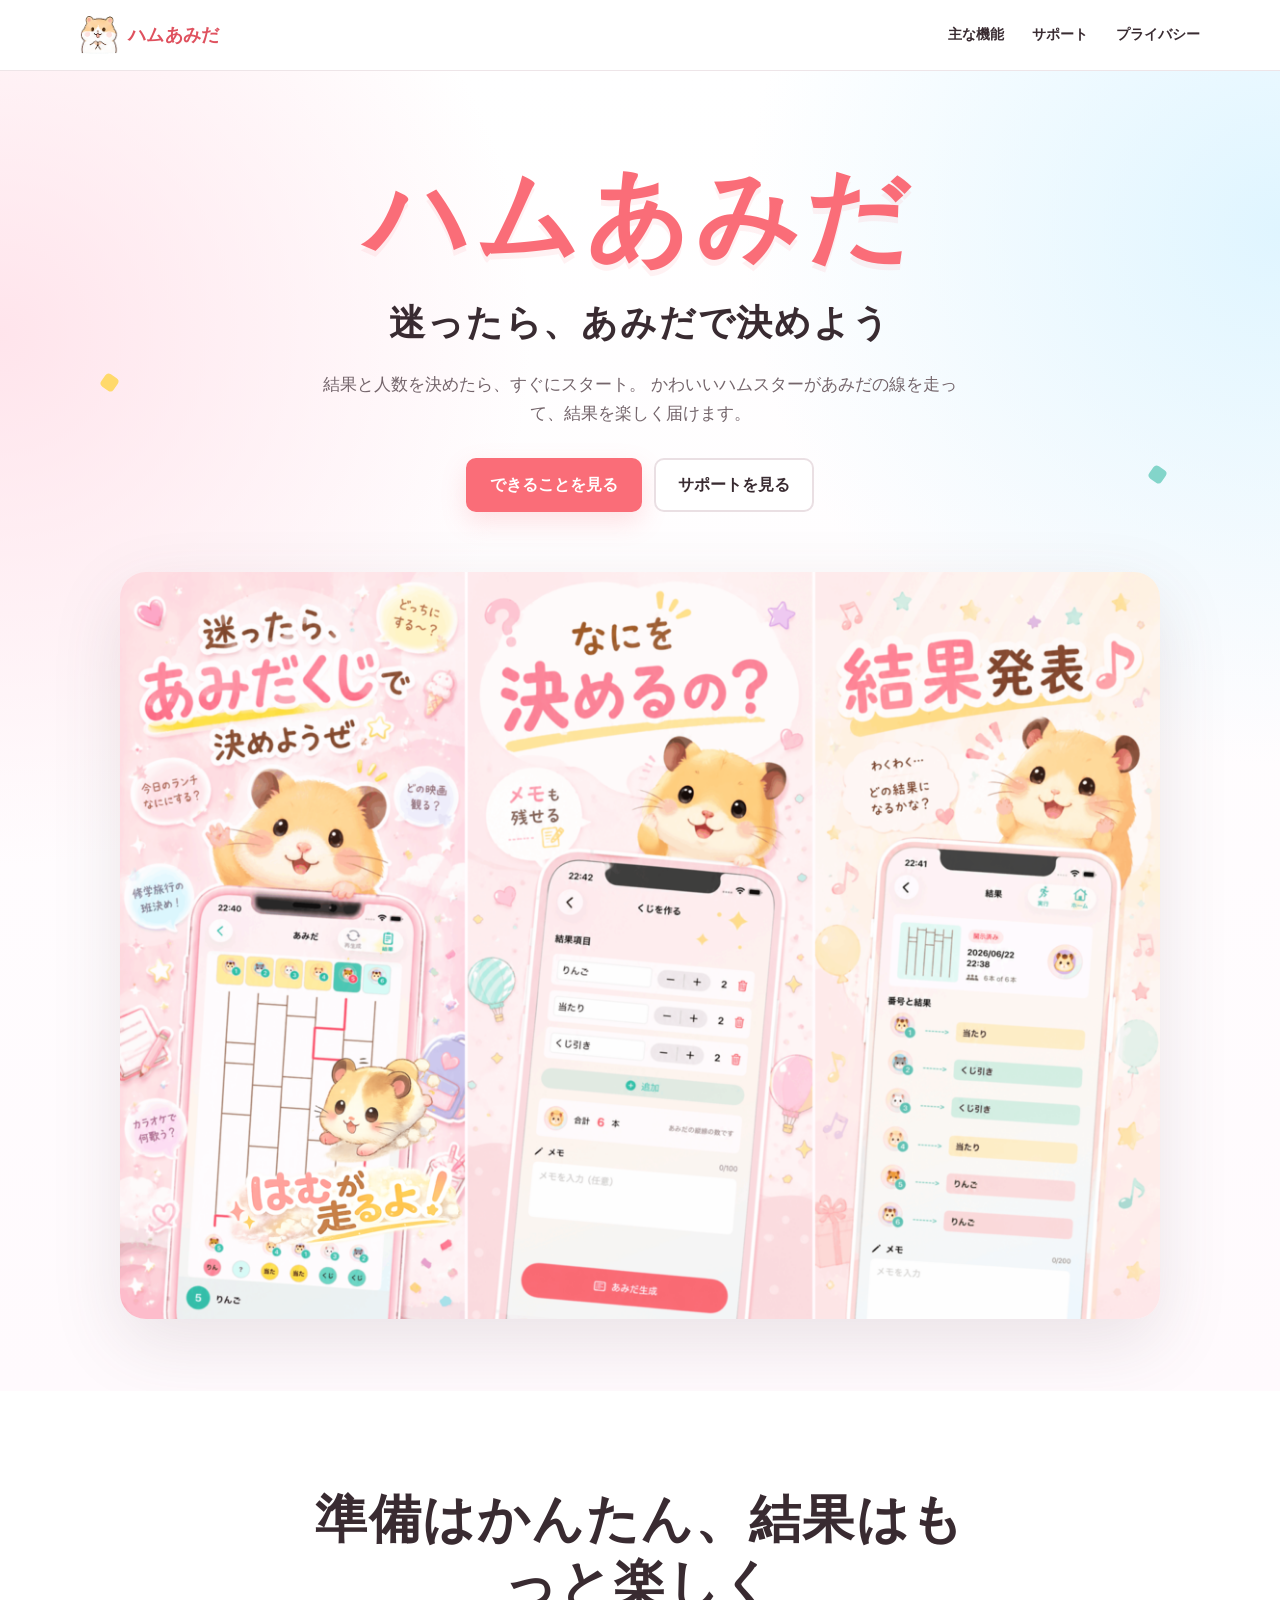
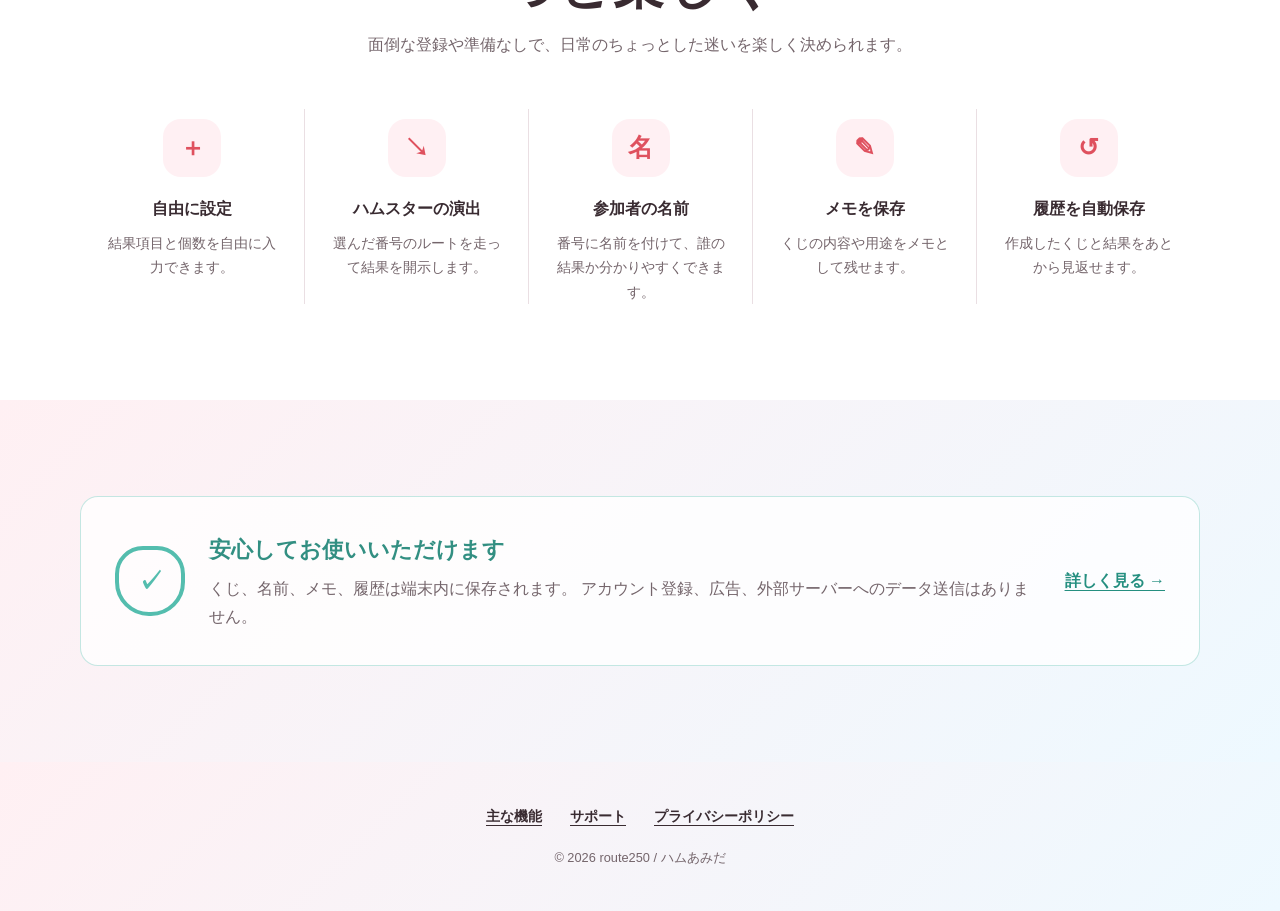
<file: docs/AmidaKuji/index.html>
<!doctype html>
<html lang="ja">
  <head>
    <meta charset="utf-8">
    <meta name="viewport" content="width=device-width, initial-scale=1">
    <meta name="description" content="ハムスターがあみだの線を走って結果を届ける、シンプルでかわいいiPhone向けあみだくじアプリ「ハムあみだ」。">
    <meta name="theme-color" content="#ffffff">
    <meta property="og:type" content="website">
    <meta property="og:locale" content="ja_JP">
    <meta property="og:title" content="ハムあみだ">
    <meta property="og:description" content="迷ったら、あみだで決めよう。かわいいハムスターが走る、かんたんあみだくじ。">
    <title>ハムあみだ｜かわいいハムスターのあみだくじアプリ</title>
    <link rel="icon" type="image/png" href="./assets/product-ham.png">
    <link rel="stylesheet" href="./styles.css">
  </head>
  <body>
    <a class="skip-link" href="#main">本文へ移動</a>
    <header class="site-header">
      <nav class="nav" aria-label="メインナビゲーション">
        <a class="brand" href="./" aria-label="ハムあみだ トップ">
          <img class="brand-mark" src="./assets/product-ham.png" alt="" width="85" height="83">
          ハムあみだ
        </a>
        <div class="nav-links">
          <a href="#features">主な機能</a>
          <a href="./support.html">サポート</a>
          <a href="./privacy.html">プライバシー</a>
        </div>
      </nav>
    </header>

    <main id="main">
      <section class="hero">
        <div class="hero-inner">
          <h1>ハムあみだ</h1>
          <p class="hero-lead">迷ったら、あみだで決めよう</p>
          <p class="hero-copy">
            結果と人数を決めたら、すぐにスタート。
            かわいいハムスターがあみだの線を走って、結果を楽しく届けます。
          </p>
          <div class="hero-actions">
            <a class="button" href="#features">できることを見る</a>
            <a class="button button-secondary" href="./support.html">サポートを見る</a>
          </div>

          <figure class="product-visual">
            <img
              src="./assets/product-main.png"
              alt="ハムあみだの作成画面、実行画面、結果画面"
              width="1080"
              height="775"
            >
          </figure>
        </div>
      </section>

      <section class="section" id="features">
        <div class="section-inner">
          <div class="section-heading">
            <h2>準備はかんたん、結果はもっと楽しく</h2>
            <p>面倒な登録や準備なしで、日常のちょっとした迷いを楽しく決められます。</p>
          </div>
          <div class="features">
            <article class="feature">
              <span class="feature-icon" aria-hidden="true">＋</span>
              <h3>自由に設定</h3>
              <p>結果項目と個数を自由に入力できます。</p>
            </article>
            <article class="feature">
              <span class="feature-icon" aria-hidden="true">↘</span>
              <h3>ハムスターの演出</h3>
              <p>選んだ番号のルートを走って結果を開示します。</p>
            </article>
            <article class="feature">
              <span class="feature-icon" aria-hidden="true">名</span>
              <h3>参加者の名前</h3>
              <p>番号に名前を付けて、誰の結果か分かりやすくできます。</p>
            </article>
            <article class="feature">
              <span class="feature-icon" aria-hidden="true">✎</span>
              <h3>メモを保存</h3>
              <p>くじの内容や用途をメモとして残せます。</p>
            </article>
            <article class="feature">
              <span class="feature-icon" aria-hidden="true">↺</span>
              <h3>履歴を自動保存</h3>
              <p>作成したくじと結果をあとから見返せます。</p>
            </article>
          </div>
        </div>
      </section>

      <section class="section section-soft">
        <div class="section-inner">
          <div class="privacy-panel">
            <span class="privacy-symbol" aria-hidden="true">✓</span>
            <div>
              <h2>安心してお使いいただけます</h2>
              <p>
                くじ、名前、メモ、履歴は端末内に保存されます。
                アカウント登録、広告、外部サーバーへのデータ送信はありません。
              </p>
            </div>
            <a class="text-link" href="./privacy.html">詳しく見る →</a>
          </div>
        </div>
      </section>
    </main>

    <footer class="site-footer">
      <div class="footer-links">
        <a href="#features">主な機能</a>
        <a href="./support.html">サポート</a>
        <a href="./privacy.html">プライバシーポリシー</a>
      </div>
      <p class="copyright">© 2026 route250 / ハムあみだ</p>
    </footer>
  </body>
</html>
</file>
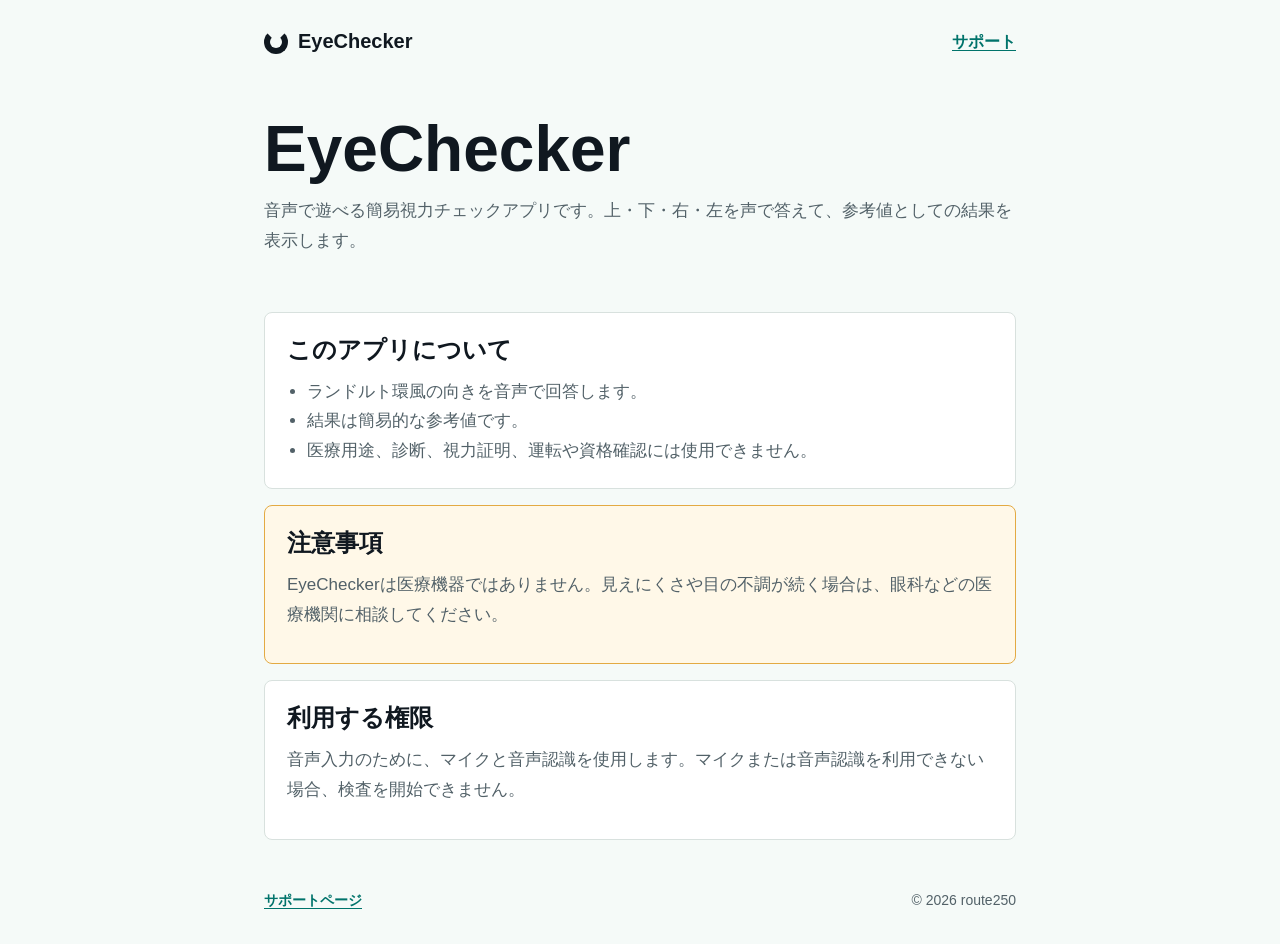
<file: docs/EyeChecker/index.html>
<!doctype html>
<html lang="ja">
<head>
  <meta charset="utf-8">
  <meta name="viewport" content="width=device-width, initial-scale=1">
  <title>EyeChecker</title>
  <meta name="description" content="EyeCheckerは、音声で遊べる簡易視力チェックアプリです。医療用途ではなく、結果は参考値です。">
  <link rel="canonical" href="https://route250.github.io/EyeChecker/">
  <meta property="og:title" content="EyeChecker">
  <meta property="og:description" content="音声で遊べる簡易視力チェック。医療用途ではなく、結果は参考値です。">
  <meta property="og:type" content="website">
  <meta property="og:url" content="https://route250.github.io/EyeChecker/">
  <link rel="stylesheet" href="./assets/styles.css">
</head>
<body>
  <main class="page">
    <header class="header">
      <a class="brand" href="./"><span class="mark" aria-hidden="true"></span>EyeChecker</a>
      <nav aria-label="ページメニュー">
        <a href="./support/">サポート</a>
      </nav>
    </header>

    <section class="intro">
      <h1>EyeChecker</h1>
      <p>音声で遊べる簡易視力チェックアプリです。上・下・右・左を声で答えて、参考値としての結果を表示します。</p>
    </section>

    <section class="card">
      <h2>このアプリについて</h2>
      <ul>
        <li>ランドルト環風の向きを音声で回答します。</li>
        <li>結果は簡易的な参考値です。</li>
        <li>医療用途、診断、視力証明、運転や資格確認には使用できません。</li>
      </ul>
    </section>

    <section class="card caution">
      <h2>注意事項</h2>
      <p>EyeCheckerは医療機器ではありません。見えにくさや目の不調が続く場合は、眼科などの医療機関に相談してください。</p>
    </section>

    <section class="card">
      <h2>利用する権限</h2>
      <p>音声入力のために、マイクと音声認識を使用します。マイクまたは音声認識を利用できない場合、検査を開始できません。</p>
    </section>

    <footer class="footer">
      <a href="./support/">サポートページ</a>
      <span>© 2026 route250</span>
    </footer>
  </main>
</body>
</html>
</file>
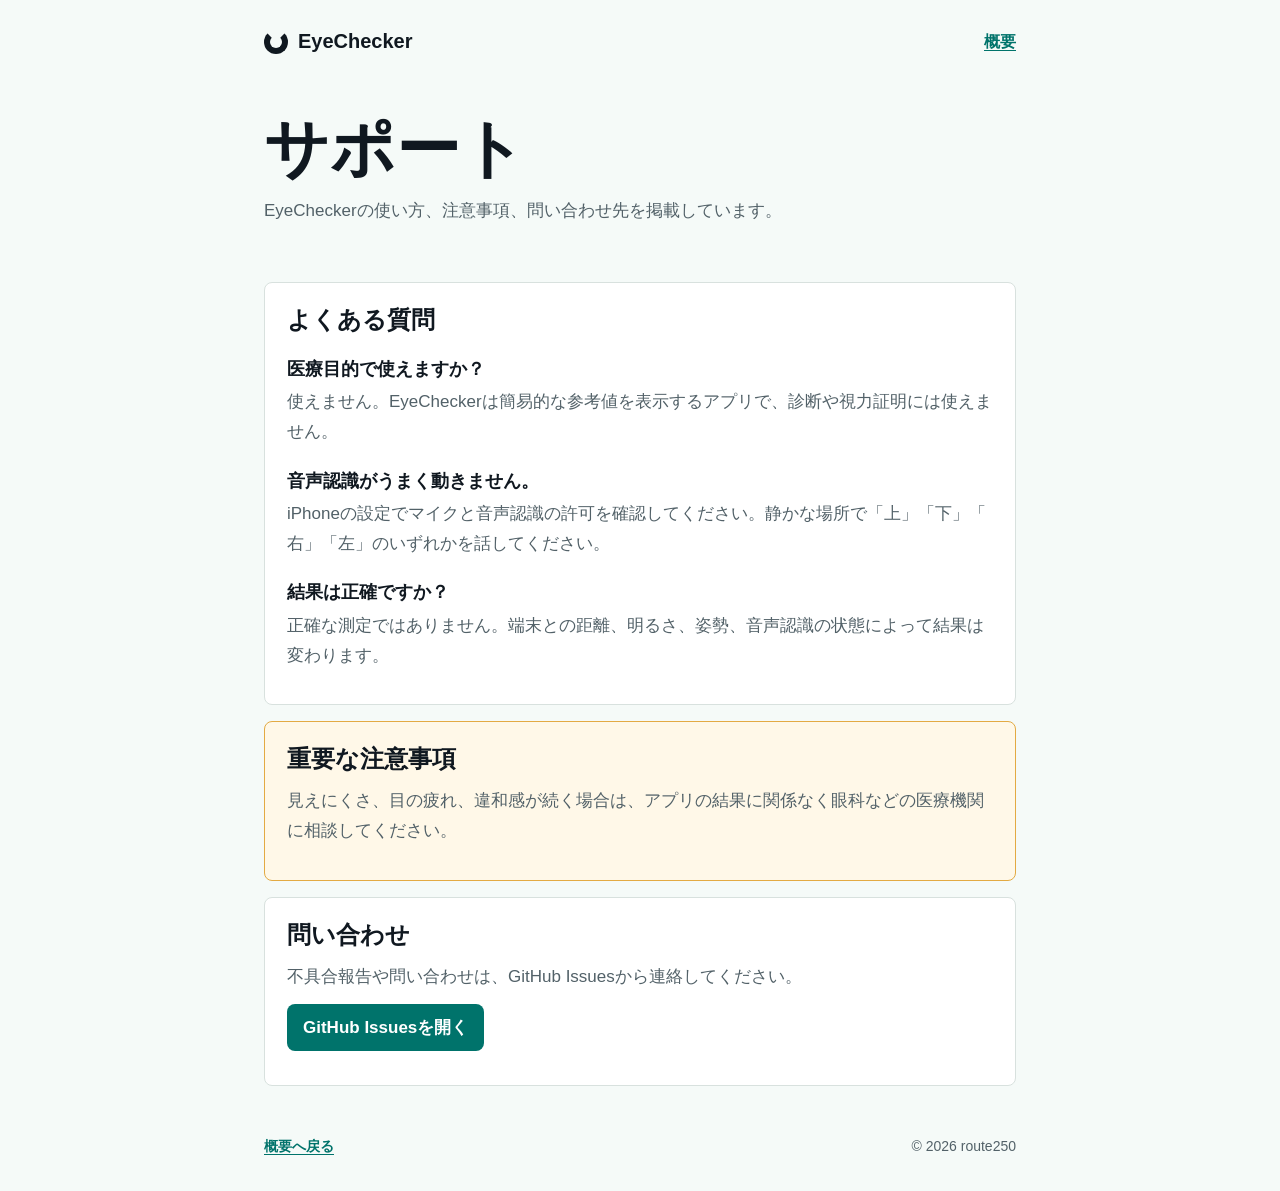
<file: docs/EyeChecker/support/index.html>
<!doctype html>
<html lang="ja">
<head>
  <meta charset="utf-8">
  <meta name="viewport" content="width=device-width, initial-scale=1">
  <title>EyeChecker サポート</title>
  <meta name="description" content="EyeCheckerのサポートページです。よくある質問、注意事項、問い合わせ先を掲載しています。">
  <link rel="canonical" href="https://route250.github.io/EyeChecker/support/">
  <meta property="og:title" content="EyeChecker サポート">
  <meta property="og:description" content="EyeCheckerのよくある質問、注意事項、問い合わせ先。">
  <meta property="og:type" content="website">
  <meta property="og:url" content="https://route250.github.io/EyeChecker/support/">
  <link rel="stylesheet" href="../assets/styles.css">
</head>
<body>
  <main class="page">
    <header class="header">
      <a class="brand" href="../"><span class="mark" aria-hidden="true"></span>EyeChecker</a>
      <nav aria-label="ページメニュー">
        <a href="../">概要</a>
      </nav>
    </header>

    <section class="intro">
      <h1>サポート</h1>
      <p>EyeCheckerの使い方、注意事項、問い合わせ先を掲載しています。</p>
    </section>

    <section class="card">
      <h2>よくある質問</h2>
      <h3>医療目的で使えますか？</h3>
      <p>使えません。EyeCheckerは簡易的な参考値を表示するアプリで、診断や視力証明には使えません。</p>

      <h3>音声認識がうまく動きません。</h3>
      <p>iPhoneの設定でマイクと音声認識の許可を確認してください。静かな場所で「上」「下」「右」「左」のいずれかを話してください。</p>

      <h3>結果は正確ですか？</h3>
      <p>正確な測定ではありません。端末との距離、明るさ、姿勢、音声認識の状態によって結果は変わります。</p>
    </section>

    <section class="card caution">
      <h2>重要な注意事項</h2>
      <p>見えにくさ、目の疲れ、違和感が続く場合は、アプリの結果に関係なく眼科などの医療機関に相談してください。</p>
    </section>

    <section class="card">
      <h2>問い合わせ</h2>
      <p>不具合報告や問い合わせは、GitHub Issuesから連絡してください。</p>
      <p><a class="button" href="https://github.com/route250/route250.github.io/issues" rel="noopener">GitHub Issuesを開く</a></p>
    </section>

    <footer class="footer">
      <a href="../">概要へ戻る</a>
      <span>© 2026 route250</span>
    </footer>
  </main>
</body>
</html>
</file>
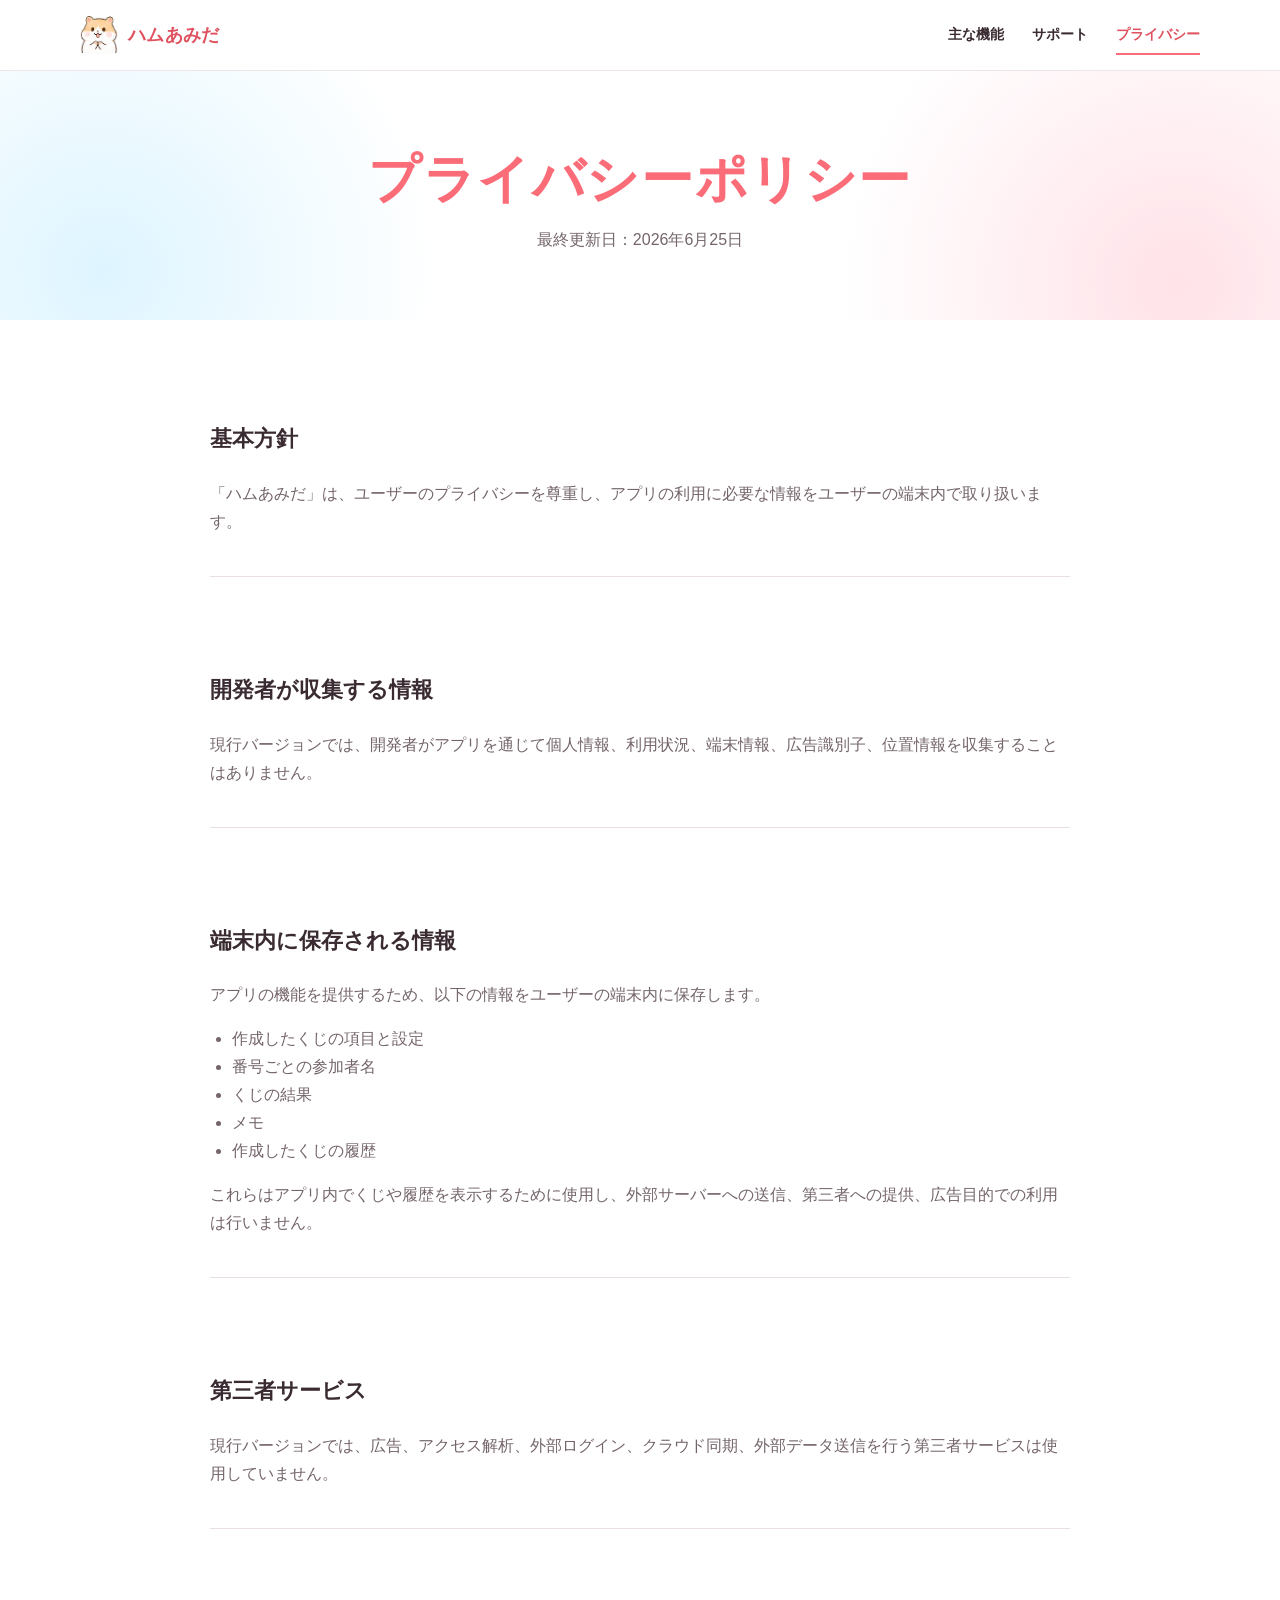
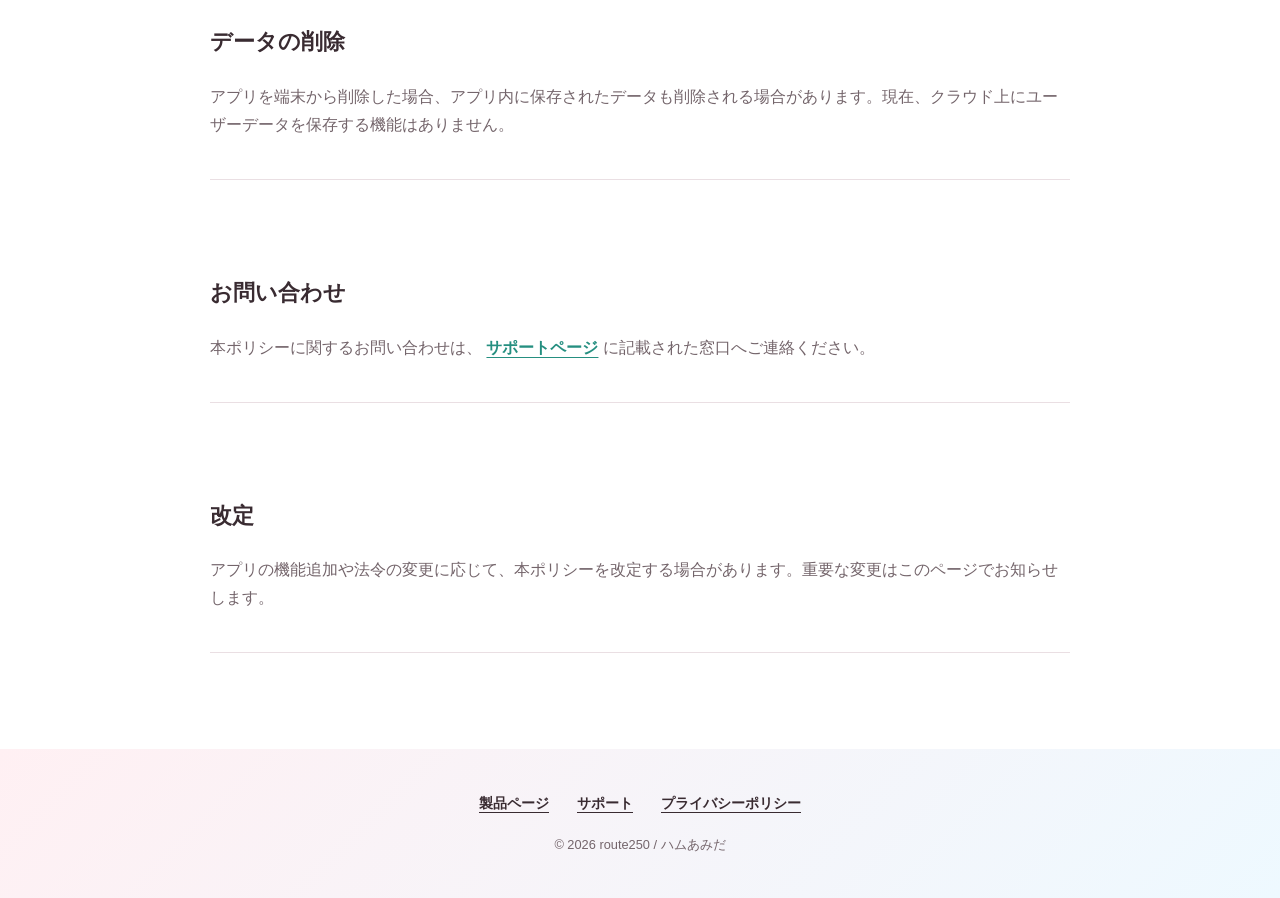
<file: docs/AmidaKuji/privacy.html>
<!doctype html>
<html lang="ja">
  <head>
    <meta charset="utf-8">
    <meta name="viewport" content="width=device-width, initial-scale=1">
    <meta name="description" content="iPhoneアプリ「ハムあみだ」のプライバシーポリシー。">
    <meta name="theme-color" content="#ffffff">
    <meta property="og:type" content="website">
    <meta property="og:locale" content="ja_JP">
    <meta property="og:title" content="プライバシーポリシー｜ハムあみだ">
    <title>プライバシーポリシー｜ハムあみだ</title>
    <link rel="icon" type="image/png" href="./assets/product-ham.png">
    <link rel="stylesheet" href="./styles.css">
  </head>
  <body>
    <a class="skip-link" href="#main">本文へ移動</a>
    <header class="site-header">
      <nav class="nav" aria-label="メインナビゲーション">
        <a class="brand" href="./" aria-label="ハムあみだ トップ">
          <img class="brand-mark" src="./assets/product-ham.png" alt="" width="85" height="83">
          ハムあみだ
        </a>
        <div class="nav-links">
          <a href="./#features">主な機能</a>
          <a href="./support.html">サポート</a>
          <a href="./privacy.html" aria-current="page">プライバシー</a>
        </div>
      </nav>
    </header>

    <main id="main">
      <header class="page-hero">
        <div class="page-title">
          <h1>プライバシーポリシー</h1>
          <p>最終更新日：2026年6月25日</p>
        </div>
      </header>

      <div class="content">
        <section class="policy">
          <h2>基本方針</h2>
          <p>「ハムあみだ」は、ユーザーのプライバシーを尊重し、アプリの利用に必要な情報をユーザーの端末内で取り扱います。</p>
        </section>

        <section class="policy">
          <h2>開発者が収集する情報</h2>
          <p>現行バージョンでは、開発者がアプリを通じて個人情報、利用状況、端末情報、広告識別子、位置情報を収集することはありません。</p>
        </section>

        <section class="policy">
          <h2>端末内に保存される情報</h2>
          <p>アプリの機能を提供するため、以下の情報をユーザーの端末内に保存します。</p>
          <ul>
            <li>作成したくじの項目と設定</li>
            <li>番号ごとの参加者名</li>
            <li>くじの結果</li>
            <li>メモ</li>
            <li>作成したくじの履歴</li>
          </ul>
          <p>これらはアプリ内でくじや履歴を表示するために使用し、外部サーバーへの送信、第三者への提供、広告目的での利用は行いません。</p>
        </section>

        <section class="policy">
          <h2>第三者サービス</h2>
          <p>現行バージョンでは、広告、アクセス解析、外部ログイン、クラウド同期、外部データ送信を行う第三者サービスは使用していません。</p>
        </section>

        <section class="policy">
          <h2>データの削除</h2>
          <p>アプリを端末から削除した場合、アプリ内に保存されたデータも削除される場合があります。現在、クラウド上にユーザーデータを保存する機能はありません。</p>
        </section>

        <section class="policy">
          <h2>お問い合わせ</h2>
          <p>
            本ポリシーに関するお問い合わせは、
            <a class="text-link" href="./support.html">サポートページ</a>
            に記載された窓口へご連絡ください。
          </p>
        </section>

        <section class="policy">
          <h2>改定</h2>
          <p>アプリの機能追加や法令の変更に応じて、本ポリシーを改定する場合があります。重要な変更はこのページでお知らせします。</p>
        </section>
      </div>
    </main>

    <footer class="site-footer">
      <div class="footer-links">
        <a href="./">製品ページ</a>
        <a href="./support.html">サポート</a>
        <a href="./privacy.html">プライバシーポリシー</a>
      </div>
      <p class="copyright">© 2026 route250 / ハムあみだ</p>
    </footer>
  </body>
</html>
</file>
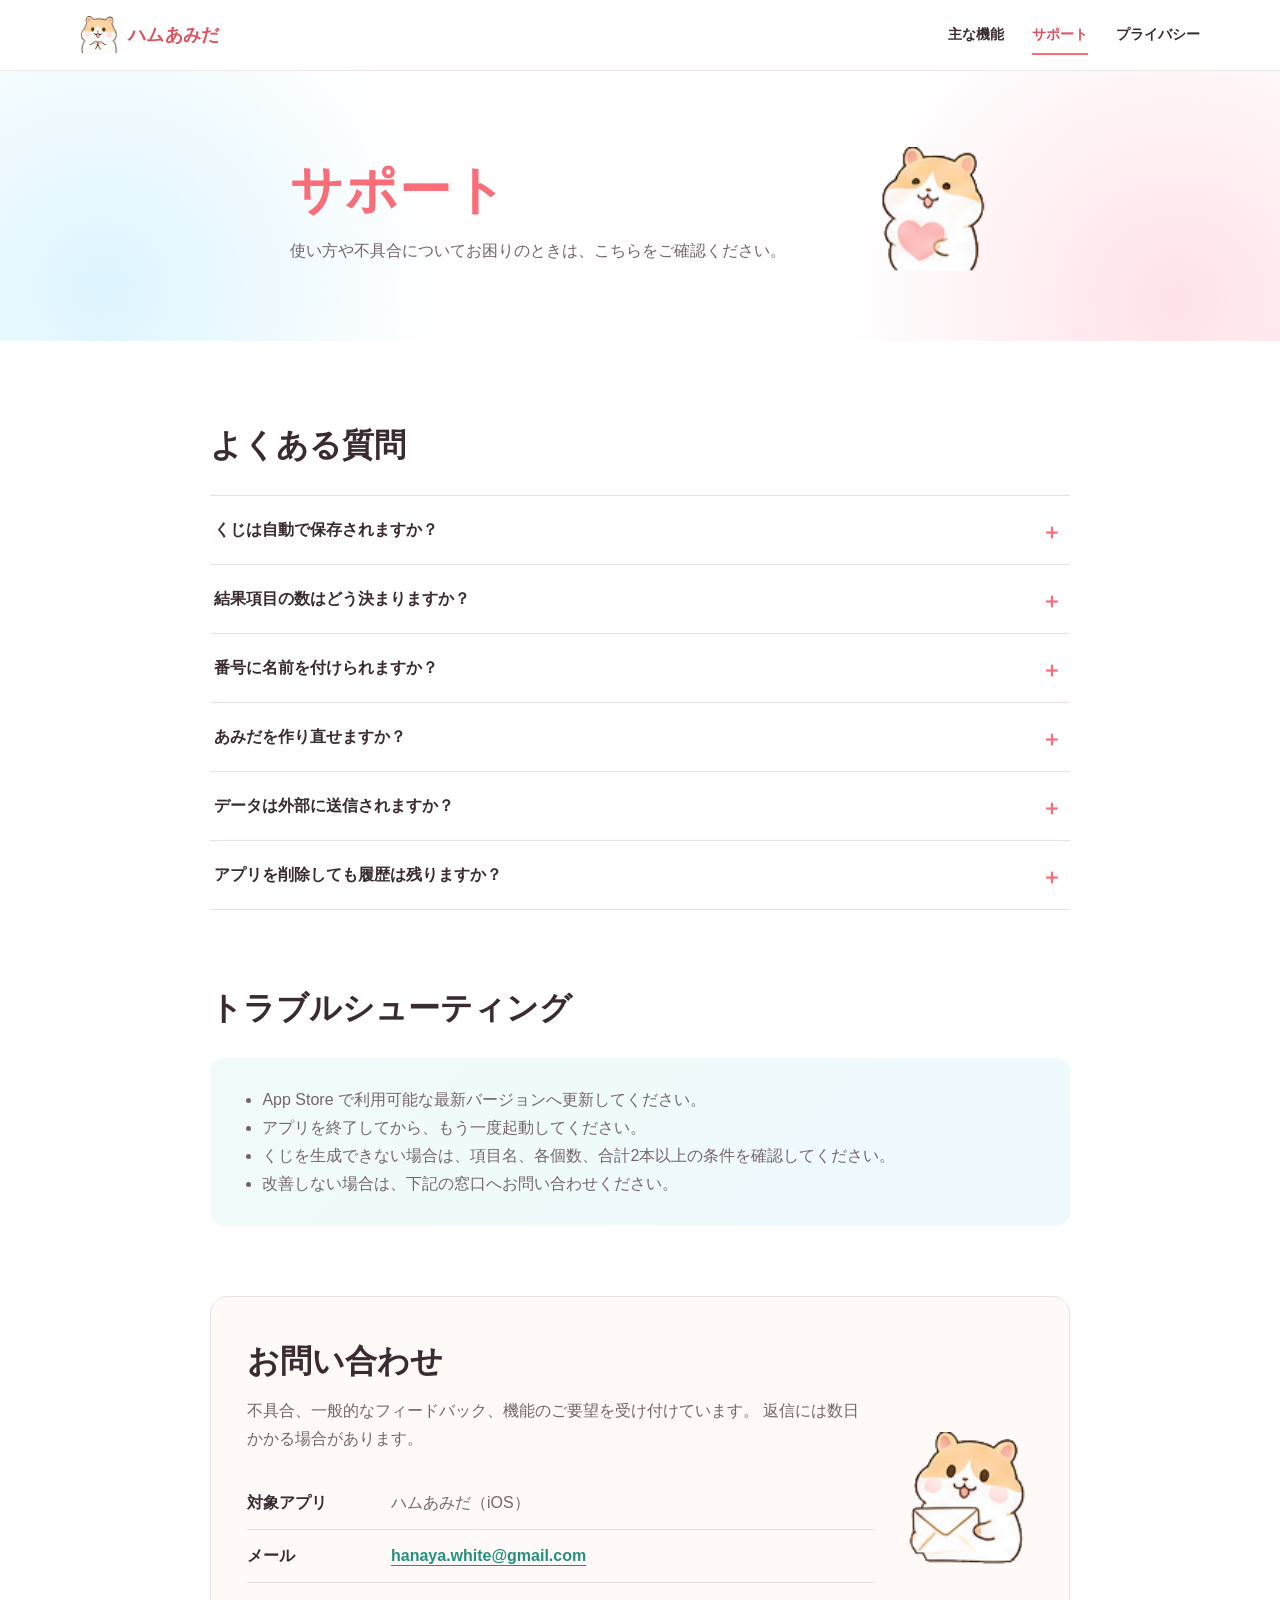
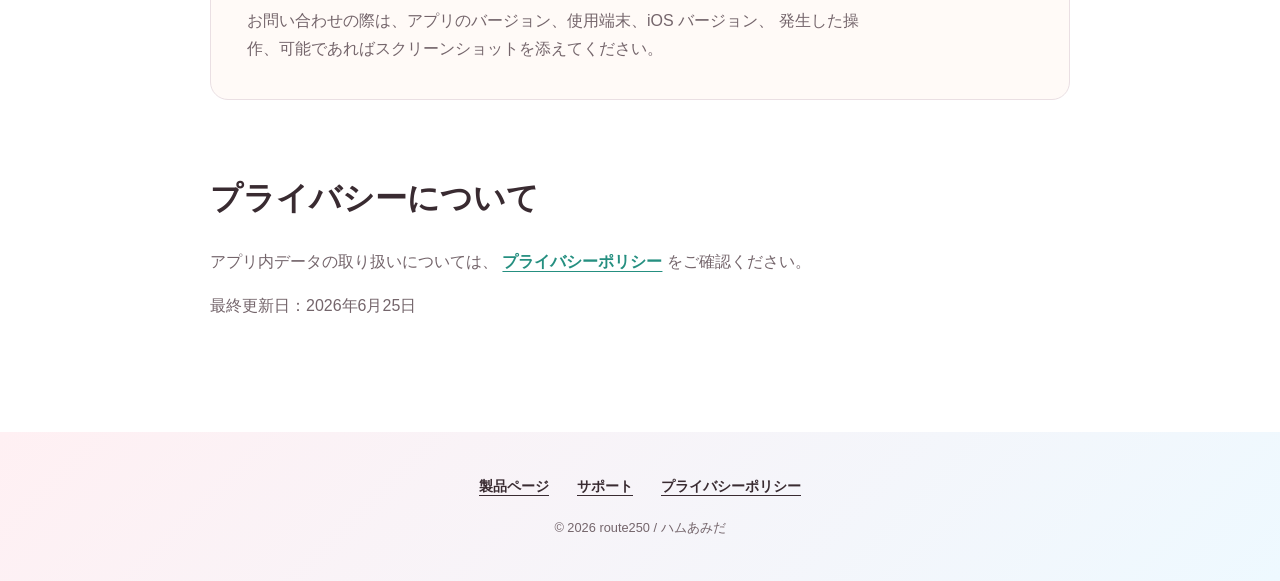
<file: docs/AmidaKuji/support.html>
<!doctype html>
<html lang="ja">
  <head>
    <meta charset="utf-8">
    <meta name="viewport" content="width=device-width, initial-scale=1">
    <meta name="description" content="iPhoneアプリ「ハムあみだ」の使い方、よくある質問、トラブルシューティング、お問い合わせ窓口。">
    <meta name="theme-color" content="#ffffff">
    <meta property="og:type" content="website">
    <meta property="og:locale" content="ja_JP">
    <meta property="og:title" content="サポート｜ハムあみだ">
    <meta property="og:description" content="ハムあみだのよくある質問、トラブルシューティング、お問い合わせ。">
    <title>サポート｜ハムあみだ</title>
    <link rel="icon" type="image/png" href="./assets/product-ham.png">
    <link rel="stylesheet" href="./styles.css">
  </head>
  <body>
    <a class="skip-link" href="#main">本文へ移動</a>
    <header class="site-header">
      <nav class="nav" aria-label="メインナビゲーション">
        <a class="brand" href="./" aria-label="ハムあみだ トップ">
          <img class="brand-mark" src="./assets/product-ham.png" alt="" width="85" height="83">
          ハムあみだ
        </a>
        <div class="nav-links">
          <a href="./#features">主な機能</a>
          <a href="./support.html" aria-current="page">サポート</a>
          <a href="./privacy.html">プライバシー</a>
        </div>
      </nav>
    </header>

    <main id="main">
      <header class="page-hero">
        <div class="page-title page-title-with-image">
          <div>
            <h1>サポート</h1>
            <p>使い方や不具合についてお困りのときは、こちらをご確認ください。</p>
          </div>
          <img class="support-visual" src="./assets/support-img.png" alt="" width="76" height="87">
        </div>
      </header>

      <div class="content">
        <section aria-labelledby="faq-title">
          <h2 id="faq-title">よくある質問</h2>
          <div class="faq">
            <details>
              <summary>くじは自動で保存されますか？</summary>
              <p>はい。作成したくじと開示した結果は端末内に自動保存され、ホーム画面や履歴画面から確認できます。</p>
            </details>
            <details>
              <summary>結果項目の数はどう決まりますか？</summary>
              <p>作成画面で入力した各項目の個数の合計が、あみだの縦線の本数になります。項目名が入力済みで、各個数が1以上、合計が2本以上の場合に生成できます。</p>
            </details>
            <details>
              <summary>番号に名前を付けられますか？</summary>
              <p>はい。実行画面または結果画面で番号を長押しすると、参加者の名前を入力できます。</p>
            </details>
            <details>
              <summary>あみだを作り直せますか？</summary>
              <p>結果をまだ開示していないくじは、実行画面から再生成できます。開示後は結果との整合性を保つため再生成できません。</p>
            </details>
            <details>
              <summary>データは外部に送信されますか？</summary>
              <p>いいえ。現行バージョンでは、くじの内容、名前、メモ、履歴を端末内に保存します。外部アカウントへのログイン、クラウド同期、広告、アクセス解析はありません。</p>
            </details>
            <details>
              <summary>アプリを削除しても履歴は残りますか？</summary>
              <p>アプリを削除すると、端末内に保存されたくじや履歴も削除される場合があります。現在、クラウドへのバックアップや端末間同期には対応していません。</p>
            </details>
          </div>
        </section>

        <section aria-labelledby="trouble-title">
          <h2 id="trouble-title">トラブルシューティング</h2>
          <div class="notice">
            <ul>
              <li>App Store で利用可能な最新バージョンへ更新してください。</li>
              <li>アプリを終了してから、もう一度起動してください。</li>
              <li>くじを生成できない場合は、項目名、各個数、合計2本以上の条件を確認してください。</li>
              <li>改善しない場合は、下記の窓口へお問い合わせください。</li>
            </ul>
          </div>
        </section>

        <section aria-labelledby="contact-title">
          <div class="contact-panel">
            <div class="contact-copy">
              <h2 id="contact-title">お問い合わせ</h2>
              <p>
                不具合、一般的なフィードバック、機能のご要望を受け付けています。
                返信には数日かかる場合があります。
              </p>
              <dl class="contact-meta">
                <dt>対象アプリ</dt>
                <dd>ハムあみだ（iOS）</dd>
                <dt>メール</dt>
                <dd><a class="text-link" href="mailto:hanaya.white@gmail.com">hanaya.white@gmail.com</a></dd>
              </dl>
              <p class="contact-note">
                お問い合わせの際は、アプリのバージョン、使用端末、iOS バージョン、
                発生した操作、可能であればスクリーンショットを添えてください。
              </p>
            </div>
            <img class="mail-visual" src="./assets/mail-img.png" alt="" width="89" height="94">
          </div>
        </section>

        <section aria-labelledby="privacy-title">
          <h2 id="privacy-title">プライバシーについて</h2>
          <p>
            アプリ内データの取り扱いについては、
            <a class="text-link" href="./privacy.html">プライバシーポリシー</a>
            をご確認ください。
          </p>
          <p>最終更新日：2026年6月25日</p>
        </section>
      </div>
    </main>

    <footer class="site-footer">
      <div class="footer-links">
        <a href="./">製品ページ</a>
        <a href="./support.html">サポート</a>
        <a href="./privacy.html">プライバシーポリシー</a>
      </div>
      <p class="copyright">© 2026 route250 / ハムあみだ</p>
    </footer>
  </body>
</html>
</file>
<file: docs/AmidaKuji/styles.css>
:root {
  color-scheme: light;
  --ink: #392b31;
  --muted: #74656b;
  --coral: #fa6d78;
  --coral-dark: #df515e;
  --mint: #54bdae;
  --rose: #fff0f3;
  --sky: #eef9ff;
  --cream: #fffaf7;
  --line: #eadfe3;
  --surface: #ffffff;
  --shadow: 0 24px 70px rgba(95, 66, 76, 0.13);
  --page: min(1120px, calc(100% - 40px));
}

* {
  box-sizing: border-box;
}

html {
  scroll-behavior: smooth;
}

body {
  margin: 0;
  color: var(--ink);
  background: var(--surface);
  font-family: -apple-system, BlinkMacSystemFont, "Hiragino Sans", "Yu Gothic UI",
    "Yu Gothic", Meiryo, sans-serif;
  line-height: 1.75;
  -webkit-font-smoothing: antialiased;
}

a {
  color: inherit;
}

img {
  display: block;
  max-width: 100%;
}

.skip-link {
  position: fixed;
  z-index: 100;
  top: 12px;
  left: 12px;
  padding: 10px 14px;
  color: #fff;
  background: var(--ink);
  border-radius: 8px;
  transform: translateY(-150%);
}

.skip-link:focus {
  transform: translateY(0);
}

.site-header {
  position: sticky;
  z-index: 20;
  top: 0;
  background: rgba(255, 255, 255, 0.88);
  border-bottom: 1px solid rgba(234, 223, 227, 0.8);
  backdrop-filter: blur(18px);
  -webkit-backdrop-filter: blur(18px);
}

.nav {
  width: var(--page);
  min-height: 70px;
  margin: auto;
  display: flex;
  align-items: center;
  justify-content: space-between;
  gap: 28px;
}

.brand {
  display: inline-flex;
  align-items: center;
  gap: 10px;
  color: var(--coral-dark);
  font-size: 1.1rem;
  font-weight: 800;
  text-decoration: none;
  letter-spacing: 0.02em;
}

.brand-mark {
  width: 38px;
  height: 38px;
  object-fit: contain;
}

.nav-links {
  display: flex;
  align-items: center;
  gap: 28px;
  font-size: 0.88rem;
  font-weight: 700;
}

.nav-links a {
  padding: 7px 0;
  text-decoration: none;
  border-bottom: 2px solid transparent;
}

.nav-links a:hover,
.nav-links a:focus-visible,
.nav-links a[aria-current="page"] {
  color: var(--coral-dark);
  border-color: var(--coral);
}

.hero {
  position: relative;
  overflow: hidden;
  padding: 92px 0 72px;
  background:
    radial-gradient(circle at 0 20%, rgba(255, 222, 231, 0.8), transparent 32%),
    radial-gradient(circle at 100% 12%, rgba(220, 244, 255, 0.9), transparent 31%),
    linear-gradient(180deg, #fff 0%, #fffafd 100%);
}

.hero::before,
.hero::after {
  position: absolute;
  content: "";
  width: 15px;
  height: 15px;
  border-radius: 4px;
  transform: rotate(35deg);
}

.hero::before {
  top: 23%;
  left: 8%;
  background: #ffd96b;
}

.hero::after {
  top: 30%;
  right: 9%;
  background: #83d5ca;
}

.hero-inner {
  position: relative;
  z-index: 1;
  width: var(--page);
  margin: auto;
  text-align: center;
}

.hero h1 {
  margin: 0;
  color: var(--coral);
  font-size: clamp(3.25rem, 8vw, 6.8rem);
  line-height: 1.05;
  letter-spacing: 0.06em;
  text-shadow: 0 6px 0 rgba(250, 109, 120, 0.09);
}

.hero-lead {
  margin: 20px 0 0;
  font-size: clamp(1.45rem, 3vw, 2.25rem);
  font-weight: 800;
  letter-spacing: 0.05em;
}

.hero-copy {
  max-width: 650px;
  margin: 16px auto 0;
  color: var(--muted);
  font-size: 1.05rem;
}

.hero-actions {
  margin-top: 30px;
  display: flex;
  justify-content: center;
  gap: 12px;
  flex-wrap: wrap;
}

.button {
  display: inline-flex;
  min-height: 48px;
  align-items: center;
  justify-content: center;
  padding: 11px 22px;
  color: #fff;
  background: var(--coral);
  border: 2px solid var(--coral);
  border-radius: 10px;
  font-weight: 800;
  text-decoration: none;
  box-shadow: 0 10px 26px rgba(250, 109, 120, 0.2);
  transition: transform 160ms ease, background 160ms ease;
}

.button:hover {
  background: var(--coral-dark);
  transform: translateY(-2px);
}

.button-secondary {
  color: var(--ink);
  background: #fff;
  border-color: var(--line);
  box-shadow: none;
}

.button-secondary:hover {
  background: var(--cream);
}

.product-visual {
  width: min(1040px, calc(100% - 32px));
  margin: 60px auto 0;
  overflow: hidden;
  border-radius: 26px;
  box-shadow: var(--shadow);
}

.product-visual img {
  width: 100%;
  height: auto;
}

.section {
  padding: 96px 0;
}

.section-soft {
  background: linear-gradient(135deg, var(--rose), var(--sky));
}

.section-inner {
  width: var(--page);
  margin: auto;
}

.section-heading {
  max-width: 700px;
  margin: 0 auto 50px;
  text-align: center;
}

.section-heading h2,
.page-title h1 {
  margin: 0;
  font-size: clamp(2rem, 5vw, 3.25rem);
  line-height: 1.25;
  letter-spacing: 0.03em;
}

.section-heading p,
.page-title p {
  margin: 14px auto 0;
  color: var(--muted);
}

.features {
  display: grid;
  grid-template-columns: repeat(5, 1fr);
  gap: 0;
}

.feature {
  padding: 10px 24px 0;
  text-align: center;
}

.feature + .feature {
  border-left: 1px solid var(--line);
}

.feature-icon {
  display: grid;
  width: 58px;
  height: 58px;
  margin: 0 auto 18px;
  place-items: center;
  color: var(--coral-dark);
  background: var(--rose);
  border-radius: 18px;
  font-size: 1.55rem;
  font-weight: 800;
}

.feature h3 {
  margin: 0;
  font-size: 1rem;
}

.feature p {
  margin: 8px 0 0;
  color: var(--muted);
  font-size: 0.88rem;
}

.privacy-panel {
  display: grid;
  grid-template-columns: auto 1fr auto;
  align-items: center;
  gap: 24px;
  padding: 34px;
  background: rgba(255, 255, 255, 0.78);
  border: 1px solid rgba(84, 189, 174, 0.34);
  border-radius: 18px;
}

.privacy-symbol {
  display: grid;
  width: 70px;
  height: 70px;
  place-items: center;
  color: var(--mint);
  border: 4px solid var(--mint);
  border-radius: 28px 28px 34px 34px;
  font-size: 1.65rem;
  font-weight: 900;
}

.privacy-panel h2 {
  margin: 0;
  color: #328f82;
  font-size: 1.35rem;
}

.privacy-panel p {
  margin: 6px 0 0;
  color: var(--muted);
}

.text-link {
  color: #258f80;
  font-weight: 800;
  text-underline-offset: 4px;
}

.page-hero {
  padding: 76px 0 66px;
  background:
    radial-gradient(circle at 8% 80%, rgba(220, 244, 255, 0.95), transparent 28%),
    radial-gradient(circle at 92% 85%, rgba(255, 221, 228, 0.85), transparent 28%),
    #fff;
}

.page-title {
  width: var(--page);
  margin: auto;
  text-align: center;
}

.page-title-with-image {
  max-width: 700px;
  display: grid;
  grid-template-columns: 1fr auto;
  align-items: center;
  gap: 30px;
  text-align: left;
}

.page-title-with-image p {
  margin-left: 0;
}

.support-visual {
  width: 112px;
  height: auto;
}

.page-title h1 {
  color: var(--coral);
}

.content {
  width: min(860px, calc(100% - 40px));
  margin: auto;
  padding: 76px 0 96px;
}

.content > section + section {
  margin-top: 70px;
}

.content h2 {
  margin: 0 0 22px;
  font-size: clamp(1.45rem, 3vw, 2rem);
}

.content h3 {
  margin: 32px 0 8px;
  font-size: 1.08rem;
}

.content p,
.content li {
  color: var(--muted);
}

.faq {
  border-top: 1px solid var(--line);
}

.faq details {
  border-bottom: 1px solid var(--line);
}

.faq summary {
  position: relative;
  padding: 20px 42px 20px 4px;
  cursor: pointer;
  font-weight: 800;
  list-style: none;
}

.faq summary::-webkit-details-marker {
  display: none;
}

.faq summary::after {
  position: absolute;
  top: 18px;
  right: 8px;
  content: "＋";
  color: var(--coral);
  font-size: 1.3rem;
}

.faq details[open] summary::after {
  content: "−";
}

.faq details p {
  margin: -4px 0 20px;
  padding-right: 40px;
}

.notice {
  padding: 28px 30px;
  background: linear-gradient(135deg, #f1fbf9, #eef9ff);
  border-radius: 14px;
}

.notice ul {
  margin: 0;
  padding-left: 1.4em;
}

.contact-panel {
  display: grid;
  grid-template-columns: minmax(0, 1fr) auto;
  align-items: end;
  gap: 32px;
  padding: 36px;
  background: var(--cream);
  border: 1px solid var(--line);
  border-radius: 18px;
}

.contact-panel h2 {
  margin-bottom: 8px;
}

.contact-panel p {
  margin: 0;
}

.contact-meta {
  margin: 24px 0 0;
  padding: 0;
  display: grid;
  grid-template-columns: 9em 1fr;
}

.contact-meta dt,
.contact-meta dd {
  padding: 12px 0;
  border-bottom: 1px solid var(--line);
}

.contact-meta dt {
  font-weight: 800;
}

.contact-meta dd {
  margin: 0;
  color: var(--muted);
}

.contact-note {
  margin-top: 24px !important;
}

.mail-visual {
  width: 126px;
  height: auto;
  align-self: center;
}

.policy {
  padding: 24px 0;
  border-bottom: 1px solid var(--line);
}

.policy h2 {
  font-size: 1.35rem;
}

.policy ul {
  padding-left: 1.4em;
}

.site-footer {
  padding: 42px 0;
  background: linear-gradient(135deg, #fff0f3, #eef9ff);
  text-align: center;
}

.footer-links {
  display: flex;
  justify-content: center;
  gap: 28px;
  flex-wrap: wrap;
  font-size: 0.88rem;
  font-weight: 700;
}

.footer-links a {
  text-underline-offset: 4px;
}

.copyright {
  margin: 18px 0 0;
  color: var(--muted);
  font-size: 0.8rem;
}

:focus-visible {
  outline: 3px solid rgba(84, 189, 174, 0.45);
  outline-offset: 4px;
}

@media (max-width: 860px) {
  .features {
    grid-template-columns: repeat(2, 1fr);
    gap: 32px 0;
  }

  .feature + .feature {
    border-left: 0;
  }

  .feature:nth-child(even) {
    border-left: 1px solid var(--line);
  }

  .privacy-panel {
    grid-template-columns: auto 1fr;
  }

  .privacy-panel .text-link {
    grid-column: 2;
  }
}

@media (max-width: 640px) {
  :root {
    --page: min(100% - 28px, 1120px);
  }

  .nav {
    min-height: 62px;
  }

  .brand {
    font-size: 1rem;
  }

  .brand-mark {
    width: 34px;
    height: 34px;
  }

  .nav-links {
    gap: 16px;
    font-size: 0.78rem;
  }

  .nav-links a:first-child {
    display: none;
  }

  .hero {
    padding: 70px 0 58px;
  }

  .hero h1 {
    font-size: clamp(3rem, 18vw, 5rem);
  }

  .hero-lead {
    font-size: 1.35rem;
  }

  .product-visual {
    width: min(100% - 12px, 520px);
    margin-top: 42px;
    border-radius: 16px;
  }

  .section {
    padding: 70px 0;
  }

  .features {
    grid-template-columns: 1fr;
    gap: 28px;
  }

  .feature {
    padding: 0 16px;
  }

  .feature:nth-child(even) {
    border-left: 0;
  }

  .privacy-panel {
    grid-template-columns: 1fr;
    text-align: center;
  }

  .privacy-symbol {
    margin: auto;
  }

  .privacy-panel .text-link {
    grid-column: auto;
  }

  .page-hero {
    padding: 58px 0 52px;
  }

  .page-title-with-image {
    grid-template-columns: 1fr auto;
    gap: 12px;
    text-align: left;
  }

  .support-visual {
    width: 78px;
  }

  .content {
    width: min(100% - 28px, 860px);
    padding: 58px 0 76px;
  }

  .content > section + section {
    margin-top: 54px;
  }

  .contact-panel {
    grid-template-columns: 1fr;
    padding: 26px;
  }

  .mail-visual {
    width: 96px;
    justify-self: center;
  }

  .contact-meta {
    grid-template-columns: 1fr;
  }

  .contact-meta dt {
    padding-bottom: 0;
    border-bottom: 0;
  }

  .contact-meta dd {
    padding-top: 2px;
  }
}

@media (prefers-reduced-motion: reduce) {
  html {
    scroll-behavior: auto;
  }

  *,
  *::before,
  *::after {
    transition-duration: 0.01ms !important;
  }
}
</file>
<file: docs/EyeChecker/assets/styles.css>
:root {
  --bg: #f5faf8;
  --surface: #ffffff;
  --ink: #101820;
  --muted: #526168;
  --accent: #00736b;
  --line: #d8e1de;
  --caution-bg: #fff8e8;
  --caution-line: #e3aa43;
}

* {
  box-sizing: border-box;
}

body {
  margin: 0;
  color: var(--ink);
  background: var(--bg);
  font-family: -apple-system, BlinkMacSystemFont, "Segoe UI", sans-serif;
  line-height: 1.75;
}

a {
  color: var(--accent);
  font-weight: 700;
  text-underline-offset: 0.2em;
}

.page {
  width: 100%;
  max-width: 800px;
  margin: 0 auto;
  padding: 24px;
}

.header,
.footer {
  display: flex;
  align-items: center;
  justify-content: space-between;
  gap: 16px;
  flex-wrap: wrap;
}

.brand {
  display: inline-flex;
  align-items: center;
  gap: 10px;
  color: var(--ink);
  font-size: 20px;
  font-weight: 800;
  text-decoration: none;
}

.mark {
  width: 24px;
  height: 24px;
  border: 6px solid var(--ink);
  border-top-color: transparent;
  border-radius: 50%;
}

.intro {
  padding: 56px 0 28px;
}

h1,
h2,
h3,
p,
li {
  overflow-wrap: anywhere;
  word-break: break-all;
  line-break: anywhere;
}

h1 {
  margin: 0 0 12px;
  font-size: clamp(40px, 10vw, 64px);
  line-height: 1.08;
}

h2 {
  margin: 0 0 12px;
  font-size: 24px;
  line-height: 1.25;
}

h3 {
  margin: 22px 0 6px;
  font-size: 18px;
  line-height: 1.35;
}

p,
li {
  color: var(--muted);
  font-size: 17px;
}

p {
  margin: 0 0 12px;
}

ul {
  margin: 0;
  padding-left: 1.25em;
}

.card {
  margin: 16px 0;
  padding: 22px;
  border: 1px solid var(--line);
  border-radius: 8px;
  background: var(--surface);
}

.caution {
  border-color: var(--caution-line);
  background: var(--caution-bg);
}

.button {
  display: inline-block;
  min-height: 44px;
  padding: 9px 16px;
  border-radius: 8px;
  background: var(--accent);
  color: #ffffff;
  text-decoration: none;
}

.footer {
  margin-top: 28px;
  padding: 20px 0 8px;
  color: var(--muted);
  font-size: 14px;
}

@media (max-width: 520px) {
  .page {
    padding: 20px;
  }

  .intro {
    padding-top: 42px;
  }

  h1 {
    font-size: 40px;
  }
}
</file>
